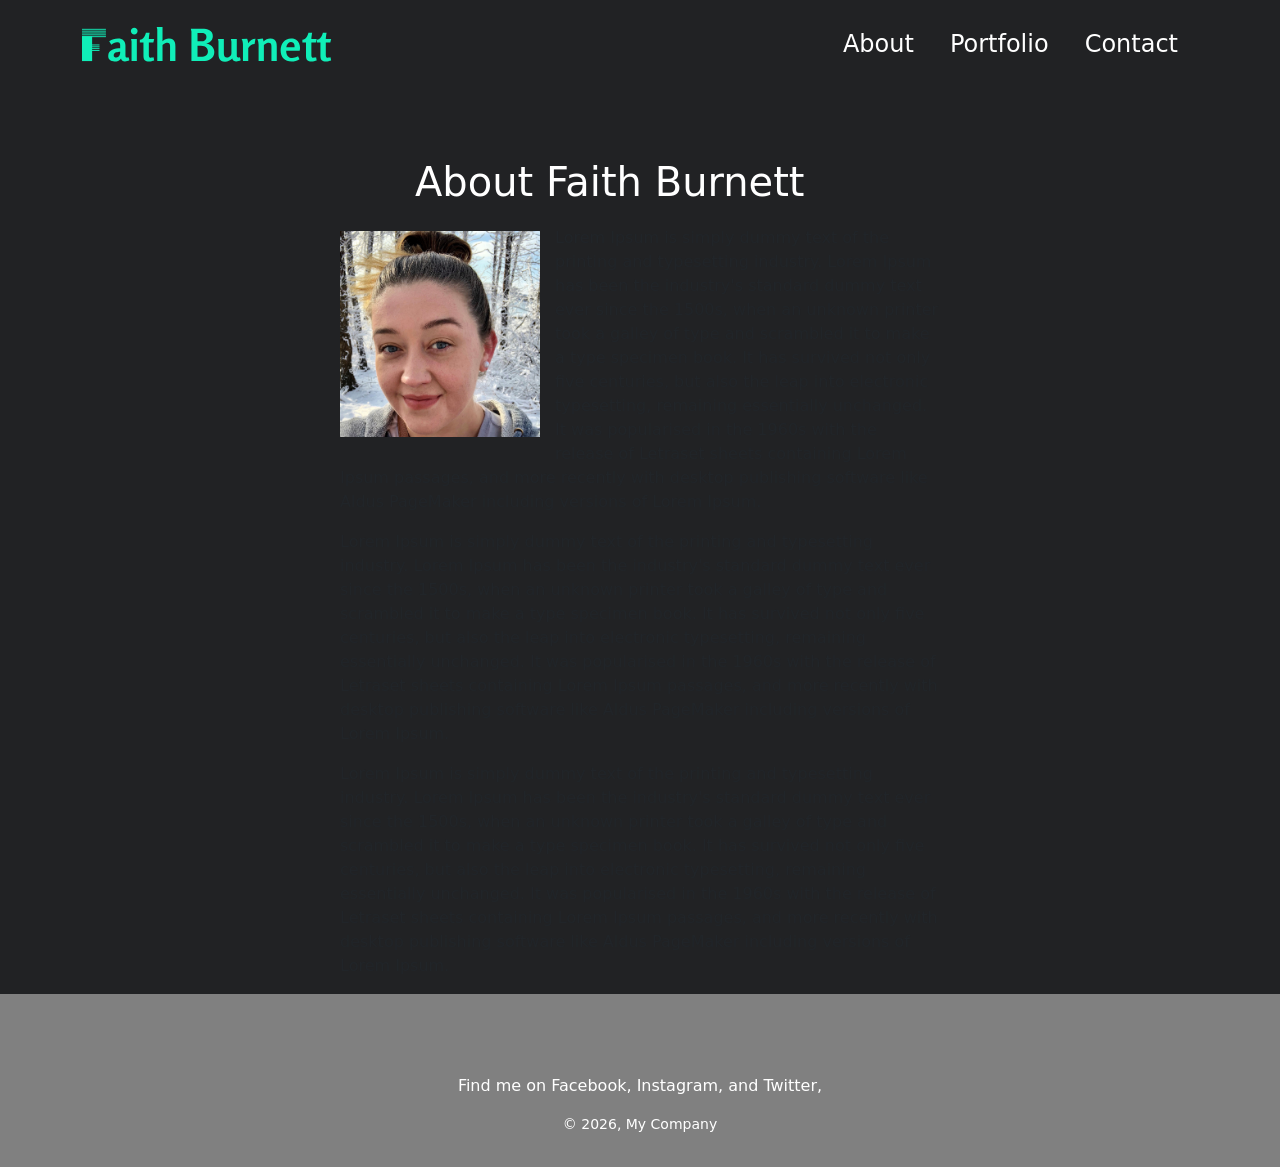
<file: Portfolio/about.html>
<!doctype html>
<html lang="en">
  <head>
    <meta charset="utf-8">
    <meta name="viewport" content="width=device-width, initial-scale=1">
    <title>About</title>
    <link rel="icon" href="images/F.png">
    <link href="https://cdn.jsdelivr.net/npm/bootstrap@5.3.0-alpha1/dist/css/bootstrap.min.css" rel="stylesheet" integrity="sha384-GLhlTQ8iRABdZLl6O3oVMWSktQOp6b7In1Zl3/Jr59b6EGGoI1aFkw7cmDA6j6gD" crossorigin="anonymous">
    <link rel="stylesheet" href="custom.css">
  </head>
  <body>
    <header class="container">
        <nav class="navbar navbar-expand-md navbar-light">
            <a href="index.html"><img src="images/logo.svg" class="logo" alt="Faith Burnett Logo"/></a>
            <button
                class="navbar-toggler"
                type="button"
                data-toggle="collapse"
                data-target="#navbarNavAltMarkup"
                aria-controls="navbarNavAltMarkup"
                aria-label="Toggle navigation">
            <span class="navbar-toggler-icon"></span>
            </button>
            <div class="collapse navbar-collapse" id="navbarNavAltMarkup">
                <div class="navbar-nav ms-auto">
                    <a class="nav-link" href="about.html">About</a>
                    <a class="nav-link" href="portfolio.html">Portfolio</a>
                    <a class="nav-link" href="contact.html">Contact</a>
                </div>
            </div>
        </nav>
    </header>


        <div class="about-container">
            <div class="singleCol">
                <h1>About Faith Burnett</h1>
                <img src="images/me.jpg" alt="Faith Burnett Portrait" class="portrait-image"/>
                <p>
                    Lorem Ipsum is simply dummy text of the printing and typesetting industry. Lorem Ipsum has been the industry's standard 
                    dummy text ever since the 1500s, when an unknown printer took a galley of type and scrambled it to make a type specimen book. 
                    It has survived not only five centuries, but also the leap into electronic typesetting, remaining essentially unchanged. 
                    It was popularised in the 1960s with the release of Letraset sheets containing Lorem Ipsum passages, and more recently with desktop publishing 
                    software like Aldus PageMaker including versions of Lorem Ipsum.
                </p>
                <p>
                    Lorem Ipsum is simply dummy text of the printing and typesetting industry. Lorem Ipsum has been the industry's standard 
                    dummy text ever since the 1500s, when an unknown printer took a galley of type and scrambled it to make a type specimen book. 
                    It has survived not only five centuries, but also the leap into electronic typesetting, remaining essentially unchanged. 
                    It was popularised in the 1960s with the release of Letraset sheets containing Lorem Ipsum passages, and more recently with desktop publishing 
                    software like Aldus PageMaker including versions of Lorem Ipsum.
                </p>
                <p>
                    Lorem Ipsum is simply dummy text of the printing and typesetting industry. Lorem Ipsum has been the industry's standard 
                    dummy text ever since the 1500s, when an unknown printer took a galley of type and scrambled it to make a type specimen book. 
                    It has survived not only five centuries, but also the leap into electronic typesetting, remaining essentially unchanged. 
                    It was popularised in the 1960s with the release of Letraset sheets containing Lorem Ipsum passages, and more recently with desktop publishing 
                    software like Aldus PageMaker including versions of Lorem Ipsum.
                </p>
            </div>
        </div>
    <footer>
        <div class="container  text-center">
            <p>
                Find me on 
                <a href="#">Facebook</a>,
                <a href="#">Instagram</a>,
                and <a href="#">Twitter</a>,
            </p>
        </div>
        <div class="container text-center">
            <p class="small"> &copy; <span id="year"></span>, My Company </p>
        </div>
    </footer>
    <script>
        document.getElementById("year").innerHTML = new Date().getFullYear();
    </script>
    <script src="https://cdn.jsdelivr.net/npm/bootstrap@5.3.0-alpha1/dist/js/bootstrap.bundle.min.js" integrity="sha384-w76AqPfDkMBDXo30jS1Sgez6pr3x5MlQ1ZAGC+nuZB+EYdgRZgiwxhTBTkF7CXvN" crossorigin="anonymous"></script>
  </body>
</html>
</file>
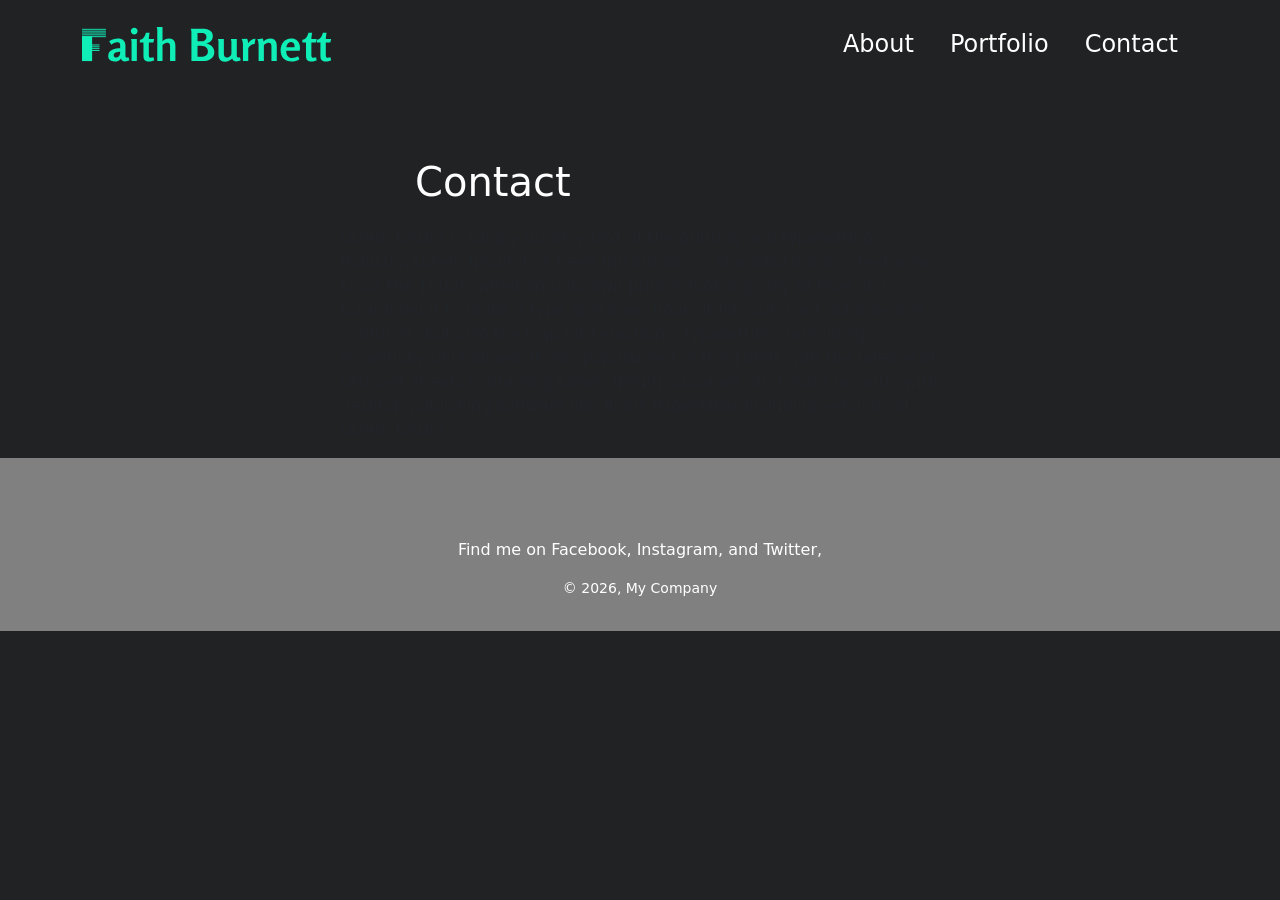
<file: Portfolio/contact.html>
<!doctype html>
<html lang="en">
  <head>
    <meta charset="utf-8">
    <meta name="viewport" content="width=device-width, initial-scale=1">
    <title>Portfolio</title>
    <link rel="icon" href="images/F.png">
    <link href="https://cdn.jsdelivr.net/npm/bootstrap@5.3.0-alpha1/dist/css/bootstrap.min.css" rel="stylesheet" integrity="sha384-GLhlTQ8iRABdZLl6O3oVMWSktQOp6b7In1Zl3/Jr59b6EGGoI1aFkw7cmDA6j6gD" crossorigin="anonymous">
    <link rel="stylesheet" href="custom.css">
  </head>
  <body>
    <header class="container">
        <nav class="navbar navbar-expand-md navbar-light">
            <a href="index.html"><img src="images/logo.svg" class="logo" alt="Faith Burnett Logo"/></a>
            <button
                class="navbar-toggler"
                type="button"
                data-toggle="collapse"
                data-target="#navbarNavAltMarkup"
                aria-controls="navbarNavAltMarkup"
                aria-label="Toggle navigation">
            <span class="navbar-toggler-icon"></span>
            </button>
            <div class="collapse navbar-collapse" id="navbarNavAltMarkup">
                <div class="navbar-nav ms-auto">
                    <a class="nav-link" href="about.html">About</a>
                    <a class="nav-link" href="portfolio.html">Portfolio</a>
                    <a class="nav-link" href="contact.html">Contact</a>
                </div>
            </div>
        </nav>
    </header>


    <div class="contact-container">
        <div class="singleCol">
            <h1>Contact</h1>
            <p>
                Lorem Ipsum is simply dummy text of the printing and typesetting industry. Lorem Ipsum has been the industry's standard 
                dummy text ever since the 1500s, when an unknown printer took a galley of type and scrambled it to make a type specimen book. 
                It has survived not only five centuries, but also the leap into electronic typesetting, remaining essentially unchanged. 
                It was popularised in the 1960s with the release of Letraset sheets containing Lorem Ipsum passages, and more recently with desktop publishing 
                software like Aldus PageMaker including versions of Lorem Ipsum.
            </p>
        </div>
    </div>
    <footer>
        <div class="container  text-center">
            <p>
                Find me on 
                <a href="#">Facebook</a>,
                <a href="#">Instagram</a>,
                and <a href="#">Twitter</a>,
            </p>
        </div>
        <div class="container text-center">
            <p class="small"> &copy; <span id="year"></span>, My Company </p>
        </div>
    </footer>
    <script>
        document.getElementById("year").innerHTML = new Date().getFullYear();
    </script>
    <script src="https://cdn.jsdelivr.net/npm/bootstrap@5.3.0-alpha1/dist/js/bootstrap.bundle.min.js" integrity="sha384-w76AqPfDkMBDXo30jS1Sgez6pr3x5MlQ1ZAGC+nuZB+EYdgRZgiwxhTBTkF7CXvN" crossorigin="anonymous"></script>
  </body>
</html>
</file>
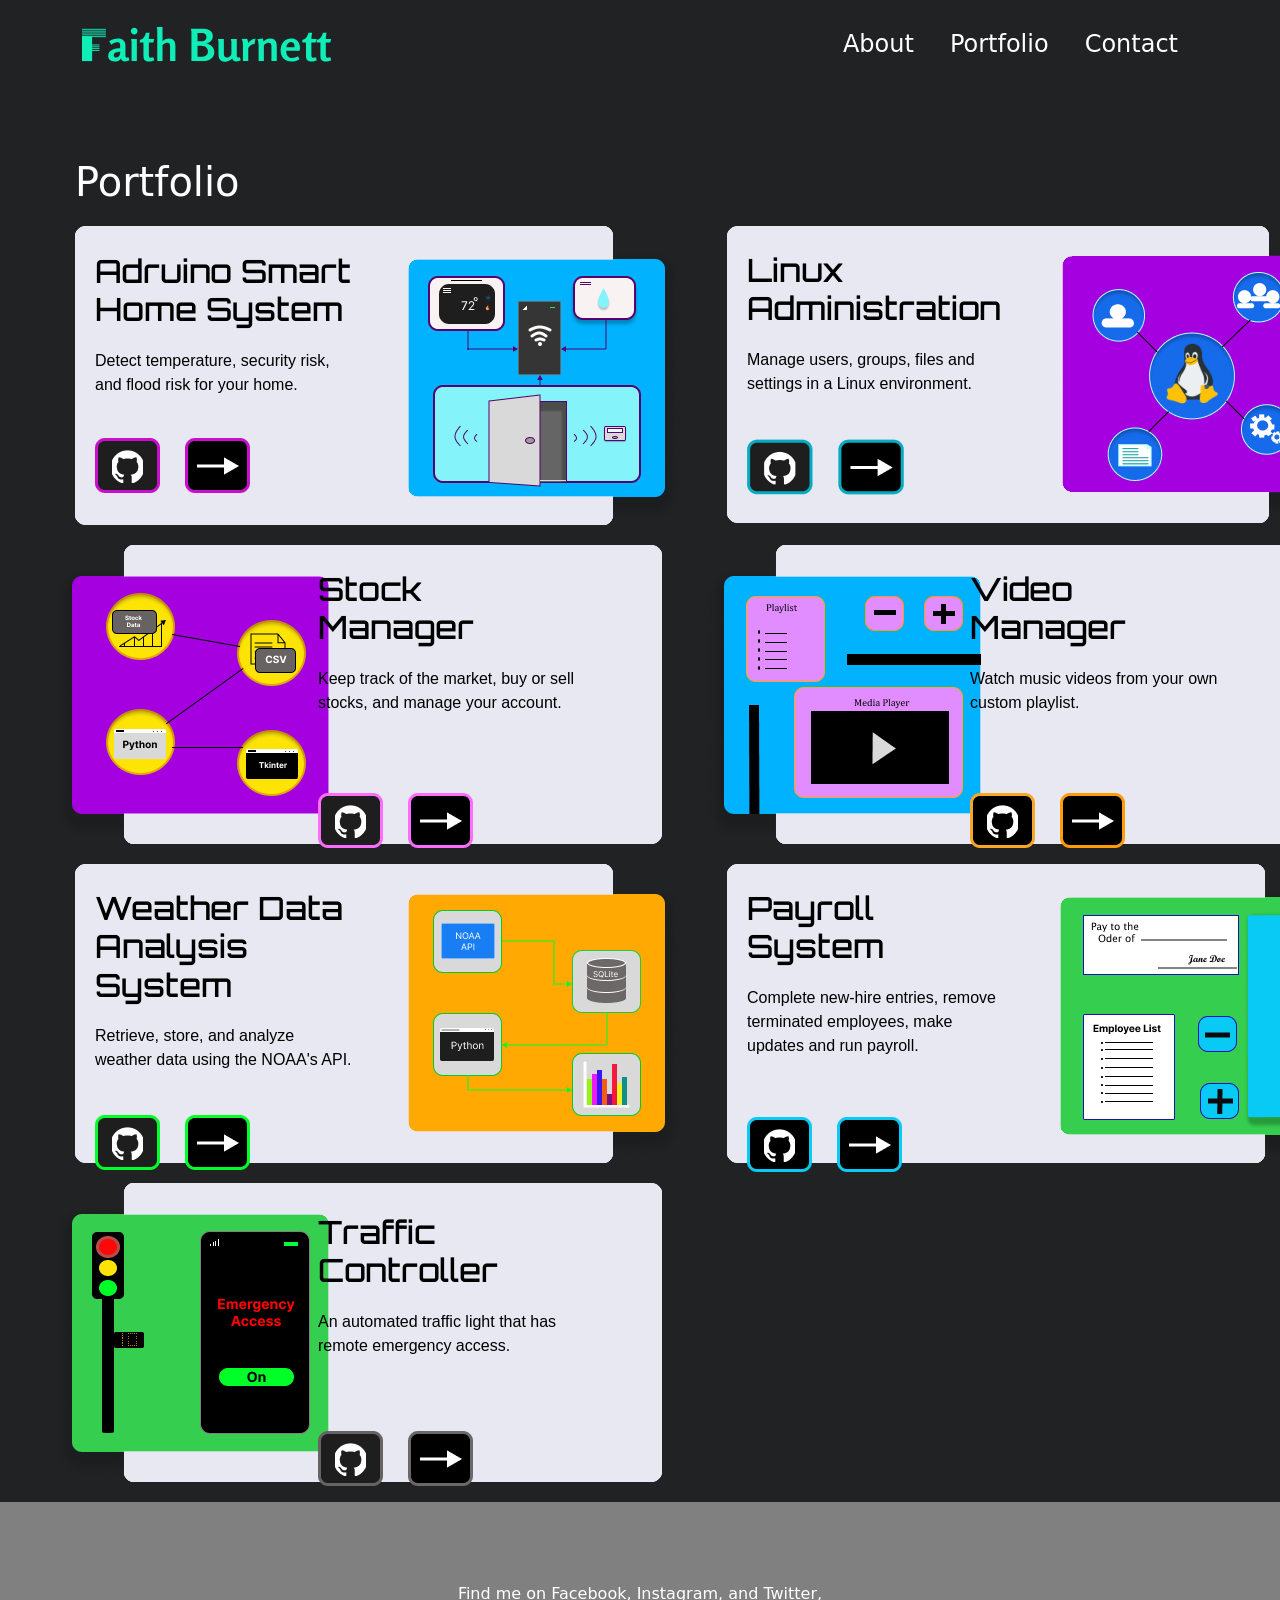
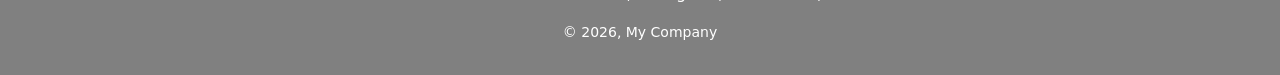
<file: Portfolio/portfolio.html>
<!doctype html>
<html lang="en">
  <head>
    <meta charset="utf-8">
    <meta name="viewport" content="width=device-width, initial-scale=1">
    <title>Portfolio</title>
    <link rel="icon" href="images/F.png">
    <link href="https://cdn.jsdelivr.net/npm/bootstrap@5.3.0-alpha1/dist/css/bootstrap.min.css" rel="stylesheet" integrity="sha384-GLhlTQ8iRABdZLl6O3oVMWSktQOp6b7In1Zl3/Jr59b6EGGoI1aFkw7cmDA6j6gD" crossorigin="anonymous">
    <link rel="stylesheet" href="custom.css">
    <link rel="preconnect" href="https://fonts.googleapis.com"><link rel="preconnect" href="https://fonts.gstatic.com" crossorigin><link href="https://fonts.googleapis.com/css2?family=Orbitron&display=swap" rel="stylesheet">
    <link rel="preconnect" href="https://fonts.googleapis.com"><link rel="preconnect" href="https://fonts.gstatic.com" crossorigin><link href="https://fonts.googleapis.com/css2?family=Roboto:wght@100&display=swap" rel="stylesheet">
  </head>
  <body>
    <header class="container">
        <nav class="navbar navbar-expand-md navbar-light">
            <a href="index.html"><img src="images/logo.svg" class="logo" alt="Faith Burnett Logo"/></a>
            <button
                class="navbar-toggler"
                type="button"
                data-toggle="collapse"
                data-target="#navbarNavAltMarkup"
                aria-controls="navbarNavAltMarkup"
                aria-label="Toggle navigation">
            <span class="navbar-toggler-icon"></span>
            </button>
            <div class="collapse navbar-collapse" id="navbarNavAltMarkup">
                <div class="navbar-nav ms-auto">
                    <a class="nav-link" href="about.html">About</a>
                    <a class="nav-link" href="portfolio.html">Portfolio</a>
                    <a class="nav-link" href="contact.html">Contact</a>
                </div>
            </div>
        </nav>
    </header>


    <div class="portfolio-container">
        <h1>Portfolio</h1>
        <div class="row">
            <div class="col-md-6">
                <div class="card1">
                    <div class="card1-img-top card-top">
                        <a href="#"><img src="images/smart.png"></a>
                        <div class="card1-text">
                            <h2 class="card1-title">Adruino Smart Home System</h2>
                            <p class="card1-content">Detect temperature, security risk, and flood risk for your home.</p>
                            <div class="cardnav1">
                                
                                <button><img src="images/smartGitHubBtn.png"></button>
                                <button><img src="images/smartProjectBtn.png"></button>
                                
                            </div>
                        </div>
                    </div>
                  
                </div>
            </div>
            <div class="col-md-6">
                <div class="card2">
                    <div class="card2-img-top card-top">
                        <a href="#"><img src="images/linux.png"></a>
                        <div class="card2-text">
                            <h2 class="card2-title">Linux Administration</h2>
                            <p class="card2-content">Manage users, groups, files and settings in a Linux environment.</p>
                            <div class="cardnav2">
                                
                                <button><img src="images/linuxGitHubBtn.png"></button>
                                <button><img src="images/linuxProjectBtn.png"></button>
                                
                            </div>
                        </div>
                    </div>
                  
                </div>
            </div>
        </div>

        <div class="row">
            <div class="col-md-6">
                <div class="card3">
                    <div class="card3-img-top card-top">
                        <a href="#"><img src="images/stock.png"></a>
                        <div class="card3-text">
                            <h2 class="card3-title">Stock Manager</h2>
                            <p class="card3-content">Keep track of the market, buy or sell stocks, and manage your account.</p>
                            <div class="cardnav3">
                                
                                <button><img src="images/stockGitHubBtn.png"></button>
                                <button><img src="images/stockProjectBtn.png"></button>
                                
                            </div>
                        </div>
                    </div>
                  
                </div>
            </div>
            <div class="col-md-6">
                <div class="card4">
                    <div class="card4-img-top card-top">
                        <a href="#"><img src="images/video.png"></a>
                        <div class="card4-text">
                            <h2 class="card4-title">Video Manager</h2>
                            <p class="card4-content">Watch music videos from your own custom playlist.</p>
                            <div class="cardnav4">
                                
                                <button><img src="images/videoGitHubBtn.png"></button>
                                <button><img src="images/videoProjectBtn.png"></button>
                                
                            </div>
                        </div>
                    </div>
                  
                </div>
            </div>
        </div>

        <div class="row">
            <div class="col-md-6">
                <div class="card5">
                    <div class="card5-img-top card-top">
                        <a href="#"><img src="images/weather.png"></a>
                        <div class="card5-text">
                            <h2 class="card5-title">Weather Data Analysis System</h2>
                            <p class="card5-content">Retrieve, store, and analyze weather data using the NOAA's API.</p>
                            <div class="cardnav5">
                                
                                <button><img src="images/weatherGitHubBtn.png"></button>
                                <button><img src="images/weatherProjectBtn.png"></button>
                                
                            </div>
                        </div>
                    </div>
                  
                </div>
            </div>
            <div class="col-md-6">
                <div class="card6">
                    <div class="card6-img-top card-top">
                        <a href="#"><img src="images/payroll.png"></a>
                        <div class="card6-text">
                            <h2 class="card6-title">Payroll System</h2>
                            <p class="card6-content">Complete new-hire entries, remove terminated employees, make updates and run payroll.</p>
                            <div class="cardnav6">
                                
                                <button><img src="images/payrollGitHubBtn.png"></button>
                                <button><img src="images/payrollProjectBtn.png"></button>
                                
                            </div>
                        </div>
                    </div>
                  
                </div>
            </div>
        </div>

        <div class="row">
            <div class="col-md-6">
                <div class="card7">
                    <div class="card7-img-top card-top">
                        <a href="#"><img src="images/traffic.png"></a>
                        <div class="card7-text">
                            <h2 class="card7-title">Traffic Controller</h2>
                            <p class="card7-content">An automated traffic light that has remote emergency access.</p>
                            <div class="cardnav7">
                                
                                <button><img src="images/trafficGitHubBtn.png"></button>
                                <button><img src="images/trafficProjectBtn.png"></button>
                                
                            </div>
                        </div>
                    </div>
                  
                </div>
            </div>
        </div>
    </div>
    <footer>
        <div class="container  text-center">
            <p>
                Find me on 
                <a href="#">Facebook</a>,
                <a href="#">Instagram</a>,
                and <a href="#">Twitter</a>,
            </p>
        </div>
        <div class="container text-center">
            <p class="small"> &copy; <span id="year"></span>, My Company </p>
        </div>
    </footer>
    <script>
        document.getElementById("year").innerHTML = new Date().getFullYear();
    </script>
    <script src="https://cdn.jsdelivr.net/npm/bootstrap@5.3.0-alpha1/dist/js/bootstrap.bundle.min.js" integrity="sha384-w76AqPfDkMBDXo30jS1Sgez6pr3x5MlQ1ZAGC+nuZB+EYdgRZgiwxhTBTkF7CXvN" crossorigin="anonymous"></script>
  </body>
</html>
</file>
<file: Portfolio/custom.css>
body {
    background-color: rgb(33, 34, 36);
}

.logo {
    width: 100%;
    max-width: 250px;
    height: auto;
    
}

.navbar {
    width: 100%;
    position: relative;
    margin-top: 10px;
    color: white;
    font-size: 24px;
    
}

.navbar-nav a.nav-link:last-of-type {
    padding-right: 0;
    
}

.navbar-nav a.nav-link {
    margin-right: 20px;
    color: white;
}
.header-container {
    position: relative;
    height: 10px;
}

.site-content {
    padding-top: 80px;
    
}

.about-container {
    padding-top: 80px;
    
}

.portfolio-container {
    padding-top: 80px;
    
}

.contact-container {
    padding-top: 80px;
    
}

.masthead {
    width: 100%;
    min-height: 100vh;
    margin-bottom: 10px;
    position: relative;
    border-top: solid 1px rgb(0,0,0,0.4);
    
}

.black-overlay {
    display: webkit-flex;
    display: flex;
    background-color: rgba(0, 0, 0, 0.7);
    height: 100%;
    align-items: center;
    text-align: center;
    display: block;
    position: absolute;
    width: 100%;
}

.content-box {
    margin-left: 50px;
    margin-right: 900px;
    color: white;
    font-size: 80px;
}

.singleCol {
    max-width: 600px;
    margin-left: auto;
    margin-right: auto;
}


.portrait-image {
    float: left;
    max-width: 200px;
    margin: 5px 15px 15px 0px;
}

footer {
    background-color: grey;
    padding: 5rem 0rem;
    color: white;
    padding-bottom: 1rem;
}

footer a {
    color: white;
    text-decoration: none;
}

footer a:hover {
    color: lightgrey;
    text-decoration: none;
}

h1 {
    color: white;
    margin-left: 75px;
    margin-bottom: 20px;
}

.card7 {
    margin-left: 56px;
    margin-bottom: 20px;
}

.card7-img-top {
    position: relative;
    color: black;
    padding: 0;
    margin: 0;
}

.card7-text {
    position: absolute;
    bottom: 10px;
    top: 15px;
    background-color: transparent;
    color: black;
    padding-left: 20px;
    padding-right: 20px;
    max-width: 300px;
    display: inline-block;
    right: 30px;
}

.card7-title {
    font-family: 'Orbitron', sans-serif;
    font-size: 32px;
    margin-top: 15px;
    margin-bottom: 5px;
}

.card7-content {
    font-family: 'Calibri', sans-serif;
    font-size: 16px;
    margin-top: 20px;
    height: 50px;
}

.cardnav7 button {
    padding: 0;
    border: none;
    background: transparent;
    margin-right: 20px;
    margin-top: 55px;
}

.card6 {
    margin-left: 75px;
    margin-bottom: 20px;

}

.card6-img-top {
    position: relative;
    color: black;
}

.card6-text {
    position: absolute;
    bottom: 10px;
    top: 10px;
    background-color: transparent;
    color: black;
    padding-left: 20px;
    padding-right: 20px;
    max-width: 300px;
}

.card6-title {
    font-family: 'Orbitron', sans-serif;
    font-size: 32px;
    margin-top: 15px;
    margin-bottom: 5px;
}

.card6-content {
    font-family: 'Calibri', sans-serif;
    font-size: 16px;
    margin-top: 20px;
    height: 50px;
}

.cardnav6 button {
    padding: 0;
    border: none;
    background: transparent;
    margin-right: 20px;
    margin-top: 65px;
}

.card5 {
    margin-left: 75px;
    margin-bottom: 20px;

}

.card5-img-top {
    position: relative;
    color: black;
}

.card5-text {
    position: absolute;
    bottom: 10px;
    top: 10px;
    background-color: transparent;
    color: black;
    padding-left: 20px;
    padding-right: 20px;
    max-width: 300px;
}

.card5-title {
    font-family: 'Orbitron', sans-serif;
    font-size: 32px;
    margin-top: 15px;
    margin-bottom: 5px;
}

.card5-content {
    font-family: 'Calibri', sans-serif;
    font-size: 16px;
    margin-top: 20px;
    height: 50px;
}

.cardnav5 button {
    padding: 0;
    border: none;
    background: transparent;
    margin-right: 20px;
    margin-top: 25px;
}

.card4 {
    margin-left: 56px;
    margin-bottom: 20px;
}

.card4-img-top {
    position: relative;
    color: black;
    padding: 0;
    margin: 0;
}

.card4-text {
    position: absolute;
    bottom: 10px;
    top: 15px;
    background-color: transparent;
    color: black;
    padding-left: 20px;
    padding-right: 20px;
    max-width: 300px;
    display: inline-block;
    right: 30px;
}

.card4-title {
    font-family: 'Orbitron', sans-serif;
    font-size: 32px;
    margin-top: 10px;
    margin-bottom: 5px;
}

.card4-content {
    font-family: 'Calibri', sans-serif;
    font-size: 16px;
    margin-top: 20px;
    height: 50px;
}

.cardnav4 button {
    padding: 0;
    border: none;
    background: transparent;
    margin-right: 20px;
    margin-top: 60px;
}

.card3 {
    margin-left: 56px;
    margin-bottom: 20px;
}

.card3-img-top {
    position: relative;
    color: black;
    padding: 0;
    margin: 0;
}

.card3-text {
    position: absolute;
    bottom: 10px;
    top: 15px;
    background-color: transparent;
    color: black;
    padding-left: 20px;
    padding-right: 20px;
    max-width: 300px;
    display: inline-block;
    right: 30px;
}

.card3-title {
    font-family: 'Orbitron', sans-serif;
    font-size: 32px;
    margin-top: 10px;
    margin-bottom: 5px;
}

.card3-content {
    font-family: 'Calibri', sans-serif;
    font-size: 16px;
    margin-top: 20px;
    height: 50px;
}

.cardnav3 button {
    padding: 0;
    border: none;
    background: transparent;
    margin-right: 20px;
    margin-top: 60px;
}

.card2 {
    margin-left: 75px;
    margin-bottom: 20px;
}

.card2-img-top {
    position: relative;
    color: black;
}

.card2-text {
    position: absolute;
    bottom: 10px;
    top: 10px;
    background-color: transparent;
    color: black;
    padding-left: 20px;
    padding-right: 20px;
    max-width: 300px;
}

.card2-title {
    font-family: 'Orbitron', sans-serif;
    font-size: 32px;
    margin-top: 15px;
    margin-bottom: 5px;
}

.card2-content {
    font-family: 'Calibri', sans-serif;
    font-size: 16px;
    margin-top: 20px;
    height: 50px;
}

.cardnav2 button {
    padding: 0;
    border: none;
    background: transparent;
    margin-right: 20px;
    margin-top: 25px;
}

.card1 {
    margin-left: 75px;
    margin-bottom: 20px;

}

.card1-img-top {
    position: relative;
    color: black;
}

.card1-text {
    position: absolute;
    bottom: 10px;
    top: 10px;
    background-color: transparent;
    color: black;
    padding-left: 20px;
    padding-right: 20px;
    max-width: 300px;
}
.card1-title {
    font-family: 'Orbitron', sans-serif;
    font-size: 32px;
    margin-top: 16px;
    
}

.card1-content {
    font-family: 'Calibri', sans-serif;
    font-size: 16px;
    margin-top: 20px;
    
}

.cardnav1 button {
    padding: 0;
    border: none;
    background: transparent;
    margin-right: 20px;
    margin-top: 25px;
}
</file>
